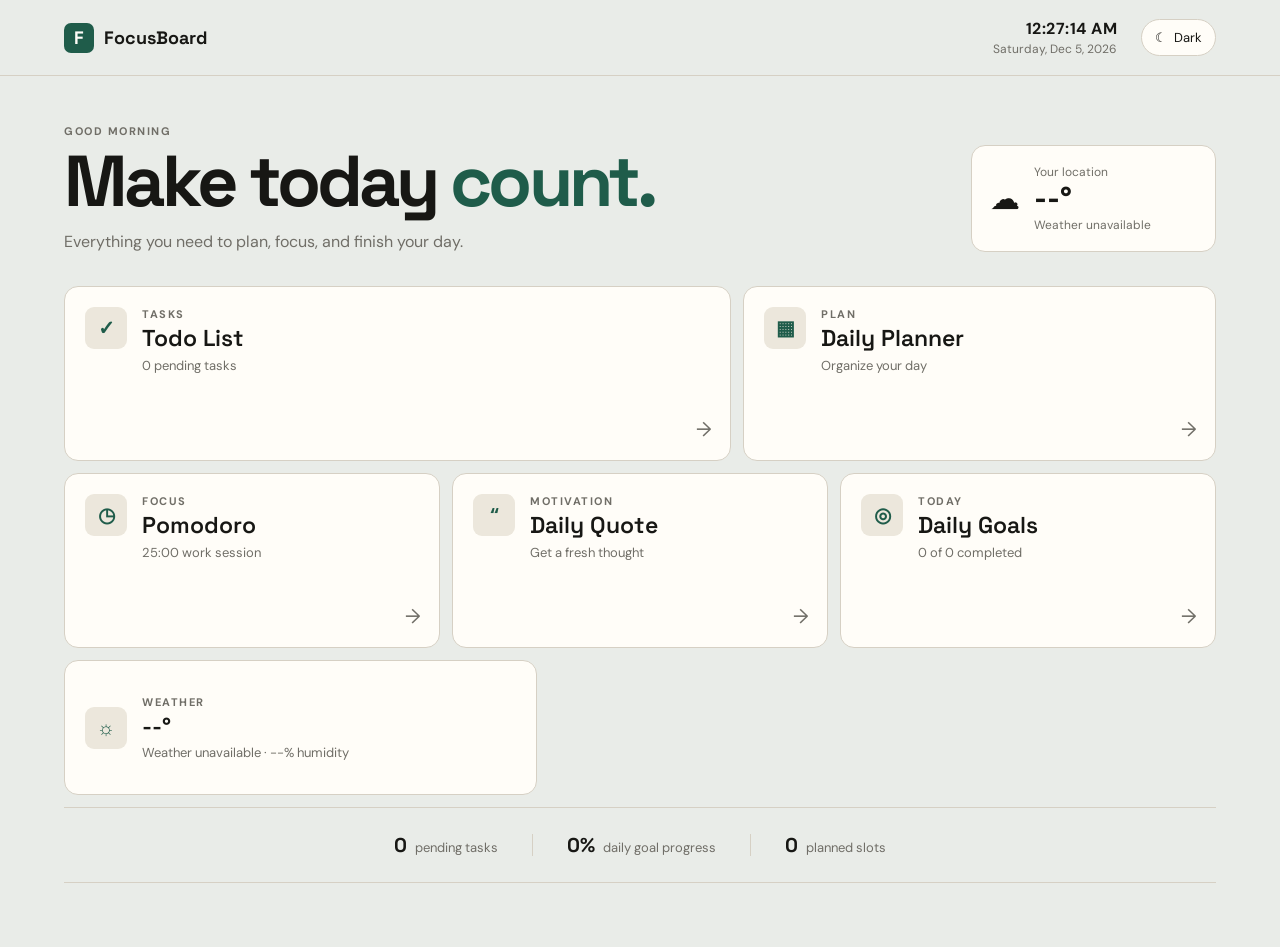
<file: productivity-dashboard/index.html>
<!DOCTYPE html>
<html lang="en">

<head>
    <meta charset="UTF-8">
    <meta name="viewport" content="width=device-width, initial-scale=1.0">
    <meta name="description" content="A clean single-page productivity dashboard built with HTML, CSS and JavaScript.">
    <title>Productivity Dashboard</title>
    <link rel="preconnect" href="https://fonts.googleapis.com">
    <link rel="preconnect" href="https://fonts.gstatic.com" crossorigin>
    <link
        href="https://fonts.googleapis.com/css2?family=DM+Sans:wght@400;500;600;700&family=Space+Grotesk:wght@500;600;700&display=swap"
        rel="stylesheet">
    <link rel="stylesheet" href="style.css">
</head>

<body>
    <div class="app-shell">
        <header class="topbar">
            <button class="brand" id="homeBtn" type="button" aria-label="Go to dashboard">
                <span class="brand-mark">F</span>
                <span>FocusBoard</span>
            </button>

            <div class="topbar-right">
                <div class="datetime" aria-live="polite">
                    <span id="currentTime">--:--:--</span>
                    <span id="currentDate">Loading date...</span>
                </div>
                <button class="theme-toggle" id="themeToggle" type="button" aria-label="Toggle dark mode">
                    <span id="themeIcon">☾</span>
                    <span id="themeLabel">Dark</span>
                </button>
            </div>
        </header>

        <main>
            <section class="dashboard-view" id="dashboardView">
                <div class="hero">
                    <div>
                        <p class="eyebrow" id="greeting">GOOD DAY</p>
                        <h1>Make today <span>count.</span></h1>
                        <p class="hero-copy">Everything you need to plan, focus, and finish your day.</p>
                    </div>
                    <div class="weather-card compact" id="weatherCard">
                        <div class="weather-icon" id="weatherIcon">☁</div>
                        <div>
                            <p class="weather-location" id="weatherLocation">Getting weather...</p>
                            <strong id="weatherTemp">--°</strong>
                            <p id="weatherCondition">Please allow location access</p>
                        </div>
                    </div>
                </div>

                <div class="dashboard-grid">
                    <button class="feature-card todo-card" data-feature="todo" type="button">
                        <span class="card-icon">✓</span>
                        <span class="card-content">
                            <span class="card-label">TASKS</span>
                            <strong>Todo List</strong>
                            <span class="card-meta" id="todoSummary">0 pending tasks</span>
                        </span>
                        <span class="card-arrow">→</span>
                    </button>

                    <button class="feature-card planner-card" data-feature="planner" type="button">
                        <span class="card-icon">▦</span>
                        <span class="card-content">
                            <span class="card-label">PLAN</span>
                            <strong>Daily Planner</strong>
                            <span class="card-meta">Organize your day</span>
                        </span>
                        <span class="card-arrow">→</span>
                    </button>

                    <button class="feature-card pomodoro-card" data-feature="pomodoro" type="button">
                        <span class="card-icon">◷</span>
                        <span class="card-content">
                            <span class="card-label">FOCUS</span>
                            <strong>Pomodoro</strong>
                            <span class="card-meta" id="pomodoroSummary">25:00 work session</span>
                        </span>
                        <span class="card-arrow">→</span>
                    </button>

                    <button class="feature-card quote-card" data-feature="quote" type="button">
                        <span class="card-icon">“</span>
                        <span class="card-content">
                            <span class="card-label">MOTIVATION</span>
                            <strong>Daily Quote</strong>
                            <span class="card-meta">Get a fresh thought</span>
                        </span>
                        <span class="card-arrow">→</span>
                    </button>

                    <button class="feature-card goals-card" data-feature="goals" type="button">
                        <span class="card-icon">◎</span>
                        <span class="card-content">
                            <span class="card-label">TODAY</span>
                            <strong>Daily Goals</strong>
                            <span class="card-meta" id="goalSummary">0 of 0 completed</span>
                        </span>
                        <span class="card-arrow">→</span>
                    </button>

                    <div class="feature-card weather-panel">
                        <span class="card-icon">☼</span>
                        <span class="card-content">
                            <span class="card-label">WEATHER</span>
                            <strong id="weatherPanelTemp">--°</strong>
                            <span class="card-meta" id="weatherPanelDetails">Loading conditions...</span>
                        </span>
                    </div>
                </div>

                <div class="quick-strip">
                    <div class="quick-stat">
                        <span class="stat-number" id="quickTodoCount">0</span>
                        <span>pending tasks</span>
                    </div>
                    <div class="quick-divider"></div>
                    <div class="quick-stat">
                        <span class="stat-number" id="quickGoalProgress">0%</span>
                        <span>daily goal progress</span>
                    </div>
                    <div class="quick-divider"></div>
                    <div class="quick-stat">
                        <span class="stat-number" id="quickPlanCount">0</span>
                        <span>planned slots</span>
                    </div>
                </div>
            </section>

            <section class="feature-view hidden" id="featureView">
                <div class="feature-header">
                    <button class="back-button" id="backBtn" type="button">← Dashboard</button>
                    <div>
                        <p class="eyebrow" id="featureEyebrow">FEATURE</p>
                        <h2 id="featureTitle">Feature</h2>
                    </div>
                </div>

                <div class="feature-body" id="featureBody"></div>
            </section>
        </main>
    </div>

    <template id="todoTemplate">
        <div class="feature-layout">
            <div class="feature-main">
                <div class="input-row">
                    <input id="todoInput" class="text-input" type="text" placeholder="What needs to get done?"
                        maxlength="120">
                    <button id="addTodoBtn" class="primary-btn" type="button">Add Task</button>
                </div>
                <div class="list-toolbar">
                    <span id="todoCount">0 tasks</span>
                    <button id="clearCompletedBtn" class="text-btn" type="button">Clear completed</button>
                </div>
                <div id="todoList" class="item-list"></div>
            </div>
            <aside class="side-panel">
                <span class="panel-label">HOW IT WORKS</span>
                <h3>Keep the list honest.</h3>
                <p>Mark important work with the star, complete finished tasks, and delete anything you no longer need.
                </p>
                <div class="mini-stat"><strong id="todoImportantCount">0</strong><span>important</span></div>
            </aside>
        </div>
    </template>

    <template id="plannerTemplate">
        <div class="planner-wrap">
            <div class="planner-head">
                <div>
                    <span class="panel-label">TODAY'S PLAN</span>
                    <h3>Give every hour a job.</h3>
                </div>
                <span class="save-hint">Saved automatically</span>
            </div>
            <div id="plannerList" class="planner-list"></div>
        </div>
    </template>

    <template id="pomodoroTemplate">
        <div class="pomodoro-layout">
            <div class="timer-panel">
                <span class="panel-label" id="pomodoroSessionLabel">WORK SESSION</span>
                <div class="timer-display" id="timerDisplay">25:00</div>
                <p id="timerStatus">Ready when you are.</p>
                <div class="timer-controls">
                    <button id="startTimerBtn" class="primary-btn" type="button">Start</button>
                    <button id="pauseTimerBtn" class="secondary-btn" type="button">Pause</button>
                    <button id="resetTimerBtn" class="secondary-btn" type="button">Reset</button>
                </div>
            </div>
            <aside class="side-panel">
                <span class="panel-label">POMODORO</span>
                <h3>Focus in one clean block.</h3>
                <p>Start a 25-minute work session. When it ends, you'll get a short break prompt.</p>
                <div class="session-note"><strong>25</strong><span>minutes / work</span></div>
            </aside>
        </div>
    </template>

    <template id="quoteTemplate">
        <div class="quote-layout">
            <div class="quote-panel">
                <span class="panel-label">MOTIVATION</span>
                <blockquote id="quoteText">Loading a thought worth keeping...</blockquote>
                <p id="quoteAuthor">—</p>
                <button id="newQuoteBtn" class="primary-btn" type="button">New Quote</button>
            </div>
            <aside class="side-panel">
                <span class="panel-label">FETCH API</span>
                <h3>Fresh, not static.</h3>
                <p>The quote is requested from a public API with a loading state and a local fallback when the network
                    is unavailable.</p>
            </aside>
        </div>
    </template>

    <template id="goalsTemplate">
        <div class="goals-layout">
            <div class="feature-main">
                <div class="goal-progress">
                    <div>
                        <span class="panel-label">TODAY'S PROGRESS</span>
                        <strong id="goalProgressText">0 of 0 completed</strong>
                    </div>
                    <div class="progress-track"><span id="goalProgressBar"></span></div>
                </div>
                <div class="input-row">
                    <input id="goalInput" class="text-input" type="text" placeholder="Add a goal for today..."
                        maxlength="100">
                    <button id="addGoalBtn" class="primary-btn" type="button">Add Goal</button>
                </div>
                <div id="goalList" class="item-list"></div>
            </div>
        </div>
    </template>

    <template id="weatherTemplate">
        <div class="weather-detail-layout">
            <div class="weather-large">
                <div class="weather-icon large" id="detailWeatherIcon">☁</div>
                <div>
                    <span class="panel-label">CURRENT WEATHER</span>
                    <h3 id="detailWeatherLocation">Your location</h3>
                    <strong id="detailWeatherTemp">--°</strong>
                    <p id="detailWeatherCondition">Loading...</p>
                </div>
            </div>
            <div class="weather-metrics">
                <div class="metric-box"><span>Humidity</span><strong id="weatherHumidity">--%</strong></div>
                <div class="metric-box"><span>Wind</span><strong id="weatherWind">-- km/h</strong></div>
                <div class="metric-box"><span>Precipitation</span><strong id="weatherRain">-- mm</strong></div>
            </div>
        </div>
    </template>

    <script src="script.js"></script>
</body>

</html>
</file>
<file: productivity-dashboard/style.css>
:root {
    --bg: #f4f1ea;
    --surface: #fffdf8;
    --surface-2: #ece7dc;
    --text: #171714;
    --muted: #706e67;
    --line: #d6d0c4;
    --accent: #1f5c4a;
    --accent-strong: #164638;
    --accent-soft: #d9e9e2;
    --yellow: #e4b84d;
    --red: #b94a3d;
    --blue: #315f8b;
    --shadow: none;
}

[data-theme="dark"] {
    --bg: #171816;
    --surface: #222421;
    --surface-2: #2d302c;
    --text: #f5f2e9;
    --muted: #aaa89e;
    --line: #474941;
    --accent: #77bda6;
    --accent-strong: #9dd1bf;
    --accent-soft: #263d35;
    --yellow: #e4b84d;
    --red: #e27b6d;
    --blue: #83a9d1;
    --shadow: none;
}

* {
    box-sizing: border-box;
}

html {
    min-height: 100%;
}

body {
    margin: 0;
    min-height: 100vh;
    color: var(--text);
    background: var(--bg);
    font-family: "DM Sans", sans-serif;
    transition: background-color .25s ease, color .25s ease;
}

button,
input {
    font: inherit;
}

button {
    cursor: pointer;
}

button:focus-visible,
input:focus-visible {
    outline: 2px solid var(--accent);
    outline-offset: 3px;
}

.app-shell {
    min-height: 100vh;
    background-color: var(--bg);
    position: relative;
    overflow: hidden;
}

.app-shell>* {
    position: relative;
    z-index: 1;
}

.topbar {
    height: 76px;
    border-bottom: 1px solid var(--line);
    display: flex;
    align-items: center;
    justify-content: space-between;
    padding: 0 5vw;
}

.brand {
    border: 0;
    background: transparent;
    color: var(--text);
    display: inline-flex;
    align-items: center;
    gap: 10px;
    font-family: "Space Grotesk", sans-serif;
    font-weight: 700;
    font-size: 18px;
    padding: 0;
}

.brand-mark {
    width: 30px;
    height: 30px;
    display: grid;
    place-items: center;
    background: var(--accent);
    color: var(--surface);
    font-weight: 700;
    border-radius: 7px;
}

.topbar-right {
    display: flex;
    align-items: center;
    gap: 24px;
}

.datetime {
    display: grid;
    text-align: right;
    gap: 2px;
}

#currentTime {
    font-weight: 700;
    letter-spacing: .03em;
}

#currentDate {
    color: var(--muted);
    font-size: 12px;
}

.theme-toggle {
    border: 1px solid var(--line);
    background: var(--surface);
    color: var(--text);
    border-radius: 999px;
    padding: 9px 13px;
    display: inline-flex;
    gap: 7px;
    align-items: center;
    font-size: 13px;
}

main {
    width: min(1180px, 90vw);
    margin: 0 auto;
    padding: 48px 0 64px;
}

.hero {
    display: flex;
    align-items: flex-end;
    justify-content: space-between;
    gap: 40px;
    margin-bottom: 34px;
}

.eyebrow,
.panel-label,
.card-label {
    margin: 0 0 9px;
    font-size: 11px;
    font-weight: 700;
    letter-spacing: .14em;
    color: var(--muted);
}

.hero h1 {
    margin: 0;
    font: 700 clamp(38px, 6vw, 72px)/.95 "Space Grotesk", sans-serif;
    letter-spacing: -.055em;
}

.hero h1 span {
    color: var(--accent);
}

.hero-copy {
    color: var(--muted);
    margin: 16px 0 0;
    max-width: 510px;
    font-size: 16px;
}

.weather-card.compact {
    min-width: 245px;
    border: 1px solid var(--line);
    background: var(--surface);
    padding: 18px;
    display: flex;
    gap: 14px;
    align-items: center;
    border-radius: 14px;
}

.weather-icon {
    font-size: 30px;
    line-height: 1;
}

.weather-location {
    margin: 0 0 3px;
    color: var(--muted);
    font-size: 12px;
}

#weatherTemp {
    font: 700 30px/1 "Space Grotesk", sans-serif;
}

#weatherCondition {
    margin: 4px 0 0;
    color: var(--muted);
    font-size: 12px;
}

.dashboard-grid {
    display: grid;
    grid-template-columns: repeat(12, 1fr);
    gap: 12px;
}

.feature-card {
    border: 1px solid var(--line);
    background: var(--surface);
    color: var(--text);
    min-height: 175px;
    padding: 20px;
    border-radius: 14px;
    text-align: left;
    display: flex;
    align-items: flex-start;
    gap: 15px;
    position: relative;
    transition: transform .16s ease, border-color .16s ease, background-color .16s ease;
}

.feature-card:hover {
    transform: translateY(-2px);
    border-color: var(--accent);
}

.feature-card:nth-child(1) {
    grid-column: span 7;
}

.feature-card:nth-child(2) {
    grid-column: span 5;
}

.feature-card:nth-child(3) {
    grid-column: span 4;
}

.feature-card:nth-child(4) {
    grid-column: span 4;
}

.feature-card:nth-child(5) {
    grid-column: span 4;
}

.feature-card:nth-child(6) {
    grid-column: span 5;
    min-height: 135px;
}

.card-icon {
    width: 42px;
    height: 42px;
    border-radius: 9px;
    display: grid;
    place-items: center;
    flex: 0 0 auto;
    background: var(--surface-2);
    color: var(--accent);
    font-size: 20px;
    font-weight: 700;
}

.card-content {
    display: grid;
    gap: 5px;
}

.card-label {
    margin: 0;
}

.card-content strong {
    font: 600 23px/1.1 "Space Grotesk", sans-serif;
}

.card-meta {
    color: var(--muted);
    font-size: 13px;
}

.card-arrow {
    position: absolute;
    right: 18px;
    bottom: 18px;
    color: var(--muted);
    font-size: 20px;
}

.weather-panel {
    align-items: center;
}

.quick-strip {
    margin-top: 12px;
    border-top: 1px solid var(--line);
    border-bottom: 1px solid var(--line);
    min-height: 76px;
    display: flex;
    align-items: center;
    justify-content: center;
    gap: 34px;
}

.quick-stat {
    display: flex;
    gap: 8px;
    align-items: baseline;
    color: var(--muted);
    font-size: 13px;
}

.stat-number {
    color: var(--text);
    font: 700 20px "Space Grotesk", sans-serif;
}

.quick-divider {
    height: 22px;
    width: 1px;
    background: var(--line);
}

.feature-view {
    animation: reveal .2s ease both;
}

.hidden {
    display: none !important;
}

.feature-header {
    display: flex;
    align-items: center;
    gap: 32px;
    border-bottom: 1px solid var(--line);
    padding-bottom: 26px;
    margin-bottom: 28px;
}

.feature-header h2 {
    margin: 0;
    font: 700 42px/1 "Space Grotesk", sans-serif;
    letter-spacing: -.035em;
}

.back-button {
    border: 1px solid var(--line);
    background: var(--surface);
    color: var(--text);
    padding: 10px 14px;
    border-radius: 8px;
    font-weight: 600;
}

.feature-body {
    min-height: 480px;
}

.feature-layout,
.goals-layout,
.quote-layout,
.pomodoro-layout,
.weather-detail-layout {
    display: grid;
    grid-template-columns: minmax(0, 1fr) 280px;
    gap: 28px;
}

.feature-main,
.timer-panel,
.quote-panel,
.weather-large {
    border: 1px solid var(--line);
    background: var(--surface);
    border-radius: 14px;
    padding: 26px;
}

.input-row {
    display: flex;
    gap: 9px;
}

.text-input {
    width: 100%;
    border: 1px solid var(--line);
    background: var(--bg);
    color: var(--text);
    border-radius: 8px;
    padding: 13px 14px;
    min-width: 0;
}

.primary-btn,
.secondary-btn {
    border-radius: 8px;
    padding: 12px 17px;
    border: 1px solid var(--accent);
    font-weight: 700;
    white-space: nowrap;
}

.primary-btn {
    background: var(--accent);
    color: var(--surface);
}

.primary-btn:hover {
    background: var(--accent-strong);
}

.secondary-btn {
    background: transparent;
    color: var(--text);
    border-color: var(--line);
}

.list-toolbar {
    display: flex;
    justify-content: space-between;
    margin: 22px 0 10px;
    color: var(--muted);
    font-size: 13px;
}

.text-btn {
    border: 0;
    background: transparent;
    color: var(--accent);
    font-weight: 700;
}

.item-list {
    display: grid;
    gap: 8px;
}

.list-item {
    border: 1px solid var(--line);
    background: var(--surface);
    min-height: 60px;
    border-radius: 9px;
    display: flex;
    align-items: center;
    gap: 12px;
    padding: 10px 13px;
}

.list-item .item-text {
    flex: 1;
    font-size: 14px;
}

.list-item.completed .item-text {
    color: var(--muted);
    text-decoration: line-through;
}

.icon-btn {
    border: 0;
    background: transparent;
    color: var(--muted);
    padding: 5px;
    font-size: 17px;
}

.icon-btn:hover {
    color: var(--text);
}

.icon-btn.important {
    color: var(--yellow);
}

.check-btn {
    width: 24px;
    height: 24px;
    border: 1px solid var(--line);
    border-radius: 6px;
    background: var(--bg);
    color: var(--surface);
}

.completed .check-btn {
    background: var(--accent);
    border-color: var(--accent);
}

.side-panel {
    border-left: 3px solid var(--accent);
    background: var(--surface-2);
    padding: 22px;
    border-radius: 0 12px 12px 0;
    align-self: start;
}

.side-panel h3 {
    font: 600 22px "Space Grotesk", sans-serif;
    margin: 6px 0 10px;
}

.side-panel p {
    color: var(--muted);
    font-size: 14px;
    line-height: 1.65;
    margin: 0 0 22px;
}

.mini-stat,
.session-note {
    display: flex;
    gap: 8px;
    align-items: baseline;
    color: var(--muted);
}

.mini-stat strong,
.session-note strong {
    font: 700 30px "Space Grotesk", sans-serif;
    color: var(--text);
}

.planner-wrap {
    border: 1px solid var(--line);
    background: var(--surface);
    border-radius: 14px;
    overflow: hidden;
}

.planner-head {
    padding: 25px;
    display: flex;
    justify-content: space-between;
    align-items: end;
    border-bottom: 1px solid var(--line);
}

.planner-head h3 {
    margin: 0;
    font: 600 24px "Space Grotesk", sans-serif;
}

.save-hint {
    color: var(--muted);
    font-size: 12px;
}

.planner-list {
    display: grid;
}

.plan-row {
    display: grid;
    grid-template-columns: 115px 1fr;
    border-bottom: 1px solid var(--line);
    min-height: 64px;
}

.plan-row:last-child {
    border-bottom: 0;
}

.plan-time {
    padding: 19px 18px;
    color: var(--muted);
    font-size: 12px;
    border-right: 1px solid var(--line);
}

.plan-input {
    border: 0;
    background: transparent;
    color: var(--text);
    padding: 16px 18px;
    width: 100%;
}

.plan-row.current {
    background: var(--accent-soft);
}

.plan-row.current .plan-time {
    color: var(--accent);
    font-weight: 700;
}

.timer-panel {
    text-align: center;
    padding: 50px 25px;
}

.timer-display {
    font: 700 clamp(72px, 14vw, 150px)/.9 "Space Grotesk", sans-serif;
    letter-spacing: -.06em;
    margin: 24px 0 15px;
}

.timer-panel>p {
    color: var(--muted);
}

.timer-controls {
    display: flex;
    justify-content: center;
    gap: 8px;
    margin-top: 26px;
    flex-wrap: wrap;
}

.quote-panel {
    padding: 44px;
}

.quote-panel blockquote {
    font: 600 clamp(28px, 4vw, 54px)/1.1 "Space Grotesk", sans-serif;
    letter-spacing: -.035em;
    margin: 50px 0 20px;
    max-width: 850px;
}

.quote-panel blockquote::before {
    content: "“";
    color: var(--accent);
}

.quote-panel>p {
    color: var(--muted);
    margin-bottom: 32px;
}

.goal-progress {
    border: 1px solid var(--line);
    padding: 18px;
    background: var(--surface-2);
    border-radius: 10px;
    margin-bottom: 15px;
}

.goal-progress strong {
    display: block;
    font: 600 20px "Space Grotesk", sans-serif;
}

.progress-track {
    height: 9px;
    background: var(--line);
    margin-top: 13px;
    border-radius: 99px;
    overflow: hidden;
}

.progress-track span {
    display: block;
    height: 100%;
    width: 0;
    background: var(--accent);
    transition: width .2s ease;
}

.goal-item {
    display: flex;
    align-items: center;
    gap: 12px;
}

.goal-item .item-text {
    font-weight: 500;
}

.goal-item.completed .item-text {
    text-decoration: line-through;
    color: var(--muted);
}

.weather-detail-layout {
    grid-template-columns: 1fr 1fr;
}

.weather-large {
    display: flex;
    align-items: center;
    gap: 28px;
    min-height: 280px;
}

.weather-icon.large {
    font-size: 78px;
}

.weather-large h3 {
    margin: 5px 0 8px;
    font: 600 28px "Space Grotesk", sans-serif;
}

.weather-large>div:last-child>strong {
    font: 700 64px "Space Grotesk", sans-serif;
}

.weather-large p {
    color: var(--muted);
    margin: 3px 0 0;
}

.weather-metrics {
    display: grid;
    grid-template-columns: 1fr;
    gap: 10px;
}

.metric-box {
    background: var(--surface);
    border: 1px solid var(--line);
    border-radius: 10px;
    padding: 20px;
    display: flex;
    justify-content: space-between;
    align-items: center;
}

.metric-box span {
    color: var(--muted);
    font-size: 13px;
}

.metric-box strong {
    font: 600 22px "Space Grotesk", sans-serif;
}

.empty-state {
    padding: 40px 20px;
    text-align: center;
    color: var(--muted);
    border: 1px dashed var(--line);
    border-radius: 10px;
}

@keyframes reveal {
    from {
        opacity: 0;
        transform: translateY(5px);
    }

    to {
        opacity: 1;
        transform: translateY(0);
    }
}

@media (max-width: 800px) {
    .topbar {
        padding: 0 5vw;
    }

    .datetime {
        display: none;
    }

    main {
        width: 92vw;
        padding-top: 30px;
    }

    .hero {
        align-items: stretch;
        flex-direction: column;
    }

    .weather-card.compact {
        width: 100%;
    }

    .dashboard-grid {
        grid-template-columns: 1fr 1fr;
    }

    .feature-card:nth-child(n) {
        grid-column: span 1;
    }

    .feature-card:first-child {
        grid-column: span 2;
    }

    .weather-panel {
        grid-column: span 2 !important;
    }

    .feature-layout,
    .goals-layout,
    .quote-layout,
    .pomodoro-layout,
    .weather-detail-layout {
        grid-template-columns: 1fr;
    }

    .feature-header {
        align-items: flex-start;
        flex-direction: column;
        gap: 15px;
    }

    .feature-header h2 {
        font-size: 36px;
    }
}

@media (max-width: 540px) {
    .topbar {
        height: 66px;
    }

    .theme-toggle {
        padding: 8px 10px;
    }

    #themeLabel {
        display: none;
    }

    .hero h1 {
        font-size: 45px;
    }

    .dashboard-grid {
        grid-template-columns: 1fr;
    }

    .feature-card:nth-child(n),
    .feature-card:first-child,
    .weather-panel {
        grid-column: span 1 !important;
    }

    .quick-strip {
        gap: 13px;
        justify-content: space-between;
    }

    .quick-divider {
        display: none;
    }

    .quick-stat {
        flex-direction: column;
        gap: 1px;
        font-size: 10px;
    }

    .input-row {
        flex-direction: column;
    }

    .planner-head {
        align-items: flex-start;
        gap: 10px;
        flex-direction: column;
    }

    .plan-row {
        grid-template-columns: 85px 1fr;
    }

    .quote-panel {
        padding: 26px;
    }

    .quote-panel blockquote {
        margin-top: 34px;
    }

    .weather-large {
        flex-direction: column;
        align-items: flex-start;
    }
}
</file>
